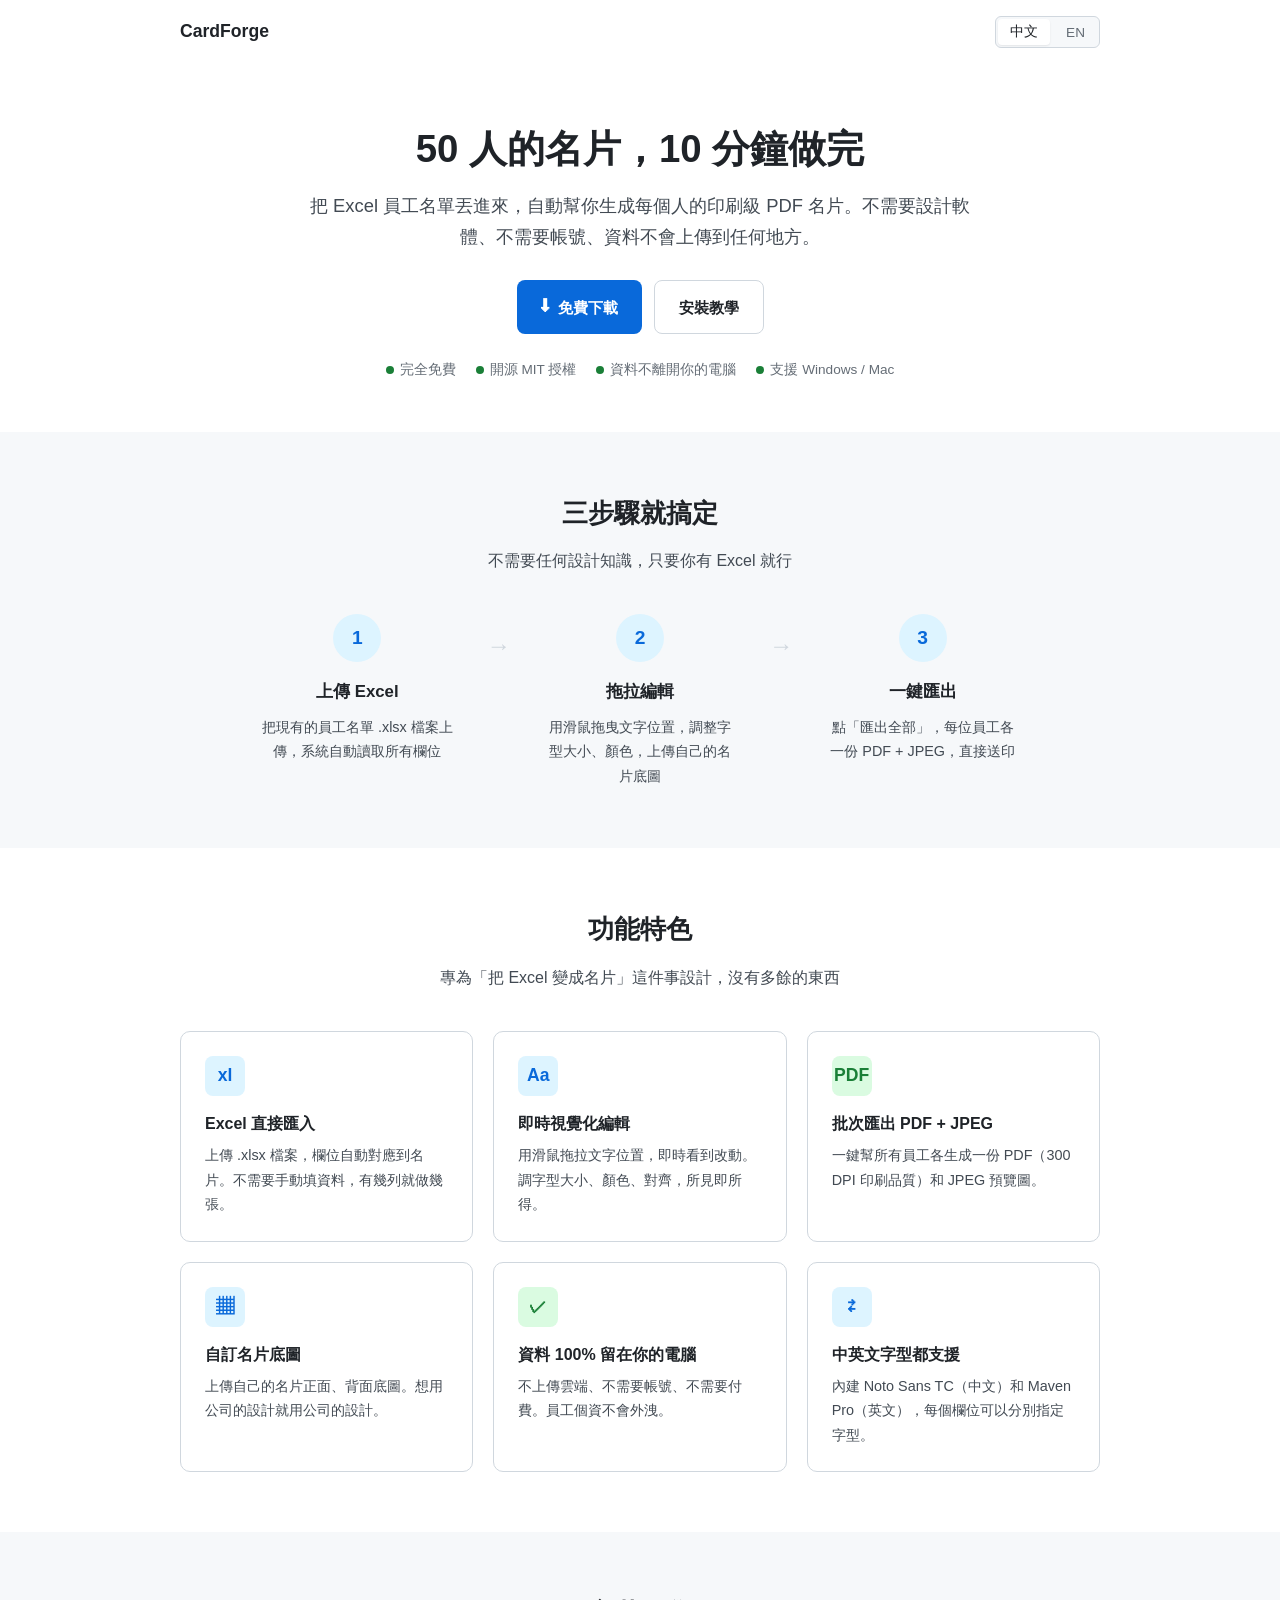
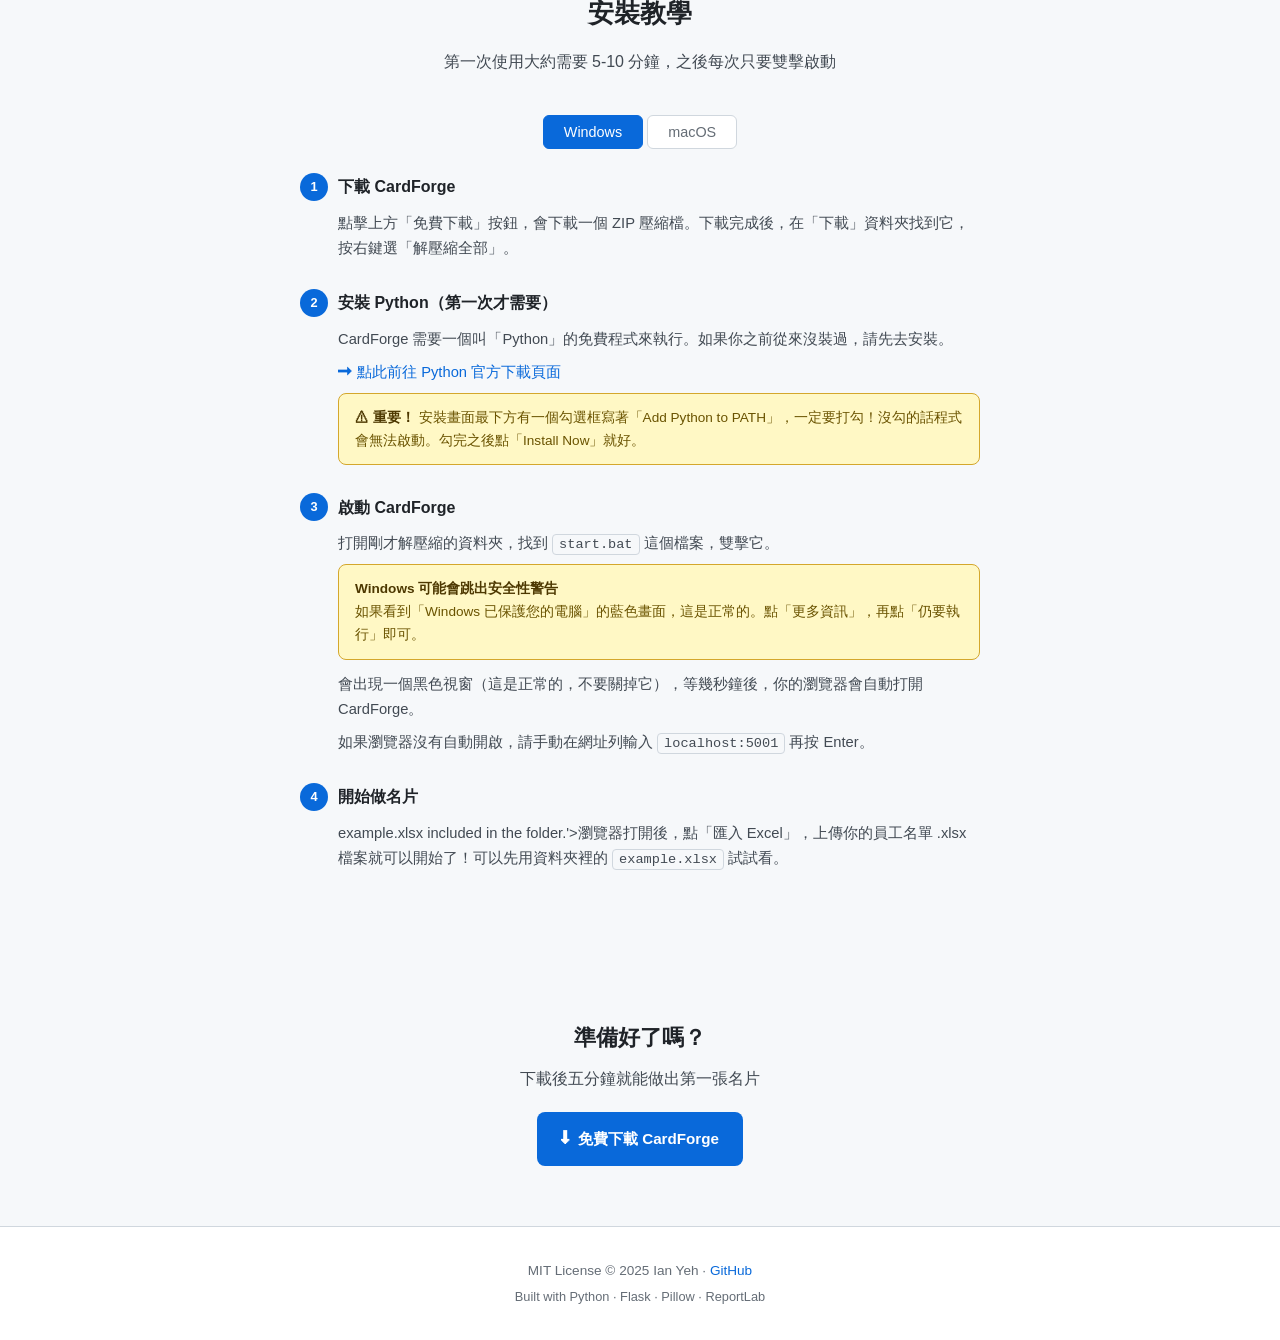
<file: docs/index.html>
<!DOCTYPE html>
<html lang="zh-TW">
<head>
    <meta charset="UTF-8">
    <meta name="viewport" content="width=device-width, initial-scale=1.0">
    <title>CardForge — 從 Excel 批次產生名片 | Batch Business Card Generator</title>
    <meta name="description" content="免費開源名片產生器，從 Excel 批次產生印刷級 PDF 名片。不需要設計軟體，不需要帳號，資料完全不上傳。Free, open-source batch business card generator from Excel.">
    <meta name="keywords" content="名片產生器, 批次名片, Excel 名片, business card generator, batch name card, Excel to PDF, 免費名片工具, open source">
    <meta name="author" content="Ian Yeh">
    <link rel="canonical" href="https://ianyeh0516.github.io/CardForge/">

    <!-- Open Graph -->
    <meta property="og:type" content="website">
    <meta property="og:title" content="CardForge — 從 Excel 批次產生印刷級名片">
    <meta property="og:description" content="免費開源工具，把 Excel 員工名單一鍵轉成印刷級 PDF 名片。不用 Canva、不用 Adobe、不用付費。">
    <meta property="og:url" content="https://ianyeh0516.github.io/CardForge/">
    <meta property="og:site_name" content="CardForge">

    <!-- Twitter Card -->
    <meta name="twitter:card" content="summary_large_image">
    <meta name="twitter:title" content="CardForge — 從 Excel 批次產生印刷級名片">
    <meta name="twitter:description" content="免費開源工具，把 Excel 員工名單一鍵轉成印刷級 PDF 名片。">

    <!-- Structured Data -->
    <script type="application/ld+json">
    {
        "@context": "https://schema.org",
        "@type": "SoftwareApplication",
        "name": "CardForge",
        "description": "Free, open-source business card generator that converts Excel spreadsheets into print-ready PDF and JPEG name cards.",
        "applicationCategory": "BusinessApplication",
        "operatingSystem": "Windows, macOS, Linux",
        "offers": { "@type": "Offer", "price": "0", "priceCurrency": "USD" },
        "author": { "@type": "Person", "name": "Ian Yeh", "url": "https://github.com/IanYeh0516" },
        "license": "https://opensource.org/licenses/MIT",
        "codeRepository": "https://github.com/IanYeh0516/CardForge",
        "programmingLanguage": ["Python", "JavaScript"],
        "softwareRequirements": "Python 3.10+"
    }
    </script>

    <style>
        :root {
            --bg: #ffffff;
            --bg-alt: #f6f8fa;
            --surface: #ffffff;
            --border: #d0d7de;
            --text: #1f2328;
            --text-body: #424a53;
            --text-muted: #656d76;
            --accent: #0969da;
            --accent-hover: #0550ae;
            --accent-light: #ddf4ff;
            --green: #1a7f37;
            --green-light: #dafbe1;
        }
        * { margin: 0; padding: 0; box-sizing: border-box; }
        body {
            font-family: -apple-system, BlinkMacSystemFont, 'Segoe UI', 'Noto Sans TC', Helvetica, Arial, sans-serif;
            background: var(--bg);
            color: var(--text);
            line-height: 1.7;
        }
        a { color: var(--accent); text-decoration: none; }
        a:hover { color: var(--accent-hover); text-decoration: underline; }

        /* -- Nav -- */
        .nav {
            display: flex;
            justify-content: space-between;
            align-items: center;
            max-width: 960px;
            margin: 0 auto;
            padding: 16px 20px;
        }
        .nav-brand {
            font-size: 1.1rem;
            font-weight: 700;
            color: var(--text);
            text-decoration: none;
        }
        .lang-switch {
            display: flex;
            gap: 4px;
            background: var(--bg-alt);
            border: 1px solid var(--border);
            border-radius: 6px;
            padding: 2px;
        }
        .lang-btn {
            padding: 4px 12px;
            border-radius: 4px;
            border: none;
            background: none;
            font-size: 0.85rem;
            cursor: pointer;
            color: var(--text-muted);
            font-weight: 500;
        }
        .lang-btn.active {
            background: var(--surface);
            color: var(--text);
            box-shadow: 0 1px 2px rgba(0,0,0,0.08);
        }

        /* -- Hero -- */
        .hero {
            text-align: center;
            padding: 60px 20px 50px;
            max-width: 720px;
            margin: 0 auto;
        }
        .hero h1 {
            font-size: 2.4rem;
            font-weight: 800;
            margin-bottom: 16px;
            line-height: 1.3;
        }
        .hero h2 {
            font-size: 1.15rem;
            font-weight: 400;
            color: var(--text-body);
            margin-bottom: 28px;
            line-height: 1.7;
        }
        .hero-buttons {
            display: flex;
            gap: 12px;
            justify-content: center;
            flex-wrap: wrap;
        }
        .btn {
            display: inline-flex;
            align-items: center;
            gap: 8px;
            padding: 12px 24px;
            border-radius: 8px;
            font-size: 0.95rem;
            font-weight: 600;
            transition: all 0.15s;
            text-decoration: none;
        }
        .btn:hover { text-decoration: none; }
        .btn-primary {
            background: var(--accent);
            color: #fff;
        }
        .btn-primary:hover { background: var(--accent-hover); color: #fff; }
        .btn-outline {
            border: 1px solid var(--border);
            color: var(--text);
            background: var(--surface);
        }
        .btn-outline:hover { border-color: var(--text-muted); color: var(--text); }
        .btn-icon { font-size: 1.1rem; }

        /* -- Trust badges -- */
        .trust {
            display: flex;
            gap: 20px;
            justify-content: center;
            flex-wrap: wrap;
            margin-top: 24px;
        }
        .trust-item {
            display: flex;
            align-items: center;
            gap: 6px;
            font-size: 0.85rem;
            color: var(--text-muted);
        }
        .trust-dot {
            width: 8px;
            height: 8px;
            border-radius: 50%;
            background: var(--green);
        }

        /* -- Section -- */
        .section {
            max-width: 960px;
            margin: 0 auto;
            padding: 60px 20px;
        }
        .section-alt { background: var(--bg-alt); }
        .section-title {
            text-align: center;
            font-size: 1.6rem;
            font-weight: 700;
            margin-bottom: 12px;
        }
        .section-subtitle {
            text-align: center;
            color: var(--text-body);
            margin-bottom: 40px;
            font-size: 1rem;
        }

        /* -- How it works (3 steps) -- */
        .steps {
            display: grid;
            grid-template-columns: repeat(auto-fit, minmax(200px, 1fr));
            gap: 32px;
            max-width: 760px;
            margin: 0 auto;
        }
        .step {
            text-align: center;
        }
        .step-number {
            display: inline-flex;
            align-items: center;
            justify-content: center;
            width: 48px;
            height: 48px;
            border-radius: 50%;
            background: var(--accent-light);
            color: var(--accent);
            font-size: 1.2rem;
            font-weight: 700;
            margin-bottom: 16px;
        }
        .step h3 {
            font-size: 1.05rem;
            margin-bottom: 8px;
        }
        .step p {
            font-size: 0.9rem;
            color: var(--text-body);
        }
        .step-arrow {
            display: none;
        }
        @media (min-width: 640px) {
            .steps { grid-template-columns: 1fr auto 1fr auto 1fr; align-items: start; }
            .step-arrow {
                display: flex;
                align-items: center;
                justify-content: center;
                padding-top: 12px;
                color: var(--border);
                font-size: 1.5rem;
            }
        }

        /* -- Features -- */
        .features {
            display: grid;
            grid-template-columns: repeat(auto-fit, minmax(260px, 1fr));
            gap: 20px;
        }
        .feature-card {
            background: var(--surface);
            border: 1px solid var(--border);
            border-radius: 10px;
            padding: 24px;
        }
        .feature-icon {
            width: 40px;
            height: 40px;
            border-radius: 8px;
            display: flex;
            align-items: center;
            justify-content: center;
            font-size: 1.1rem;
            margin-bottom: 14px;
            font-weight: 700;
        }
        .fi-blue { background: var(--accent-light); color: var(--accent); }
        .fi-green { background: var(--green-light); color: var(--green); }
        .feature-card h3 {
            font-size: 1rem;
            margin-bottom: 6px;
        }
        .feature-card p {
            color: var(--text-body);
            font-size: 0.9rem;
        }

        /* -- Quick Start -- */
        .quickstart {
            max-width: 680px;
            margin: 0 auto;
        }
        .qs-tabs {
            display: flex;
            gap: 4px;
            margin-bottom: 24px;
            justify-content: center;
        }
        .qs-tab {
            padding: 8px 20px;
            border: 1px solid var(--border);
            border-radius: 6px;
            background: var(--surface);
            cursor: pointer;
            font-size: 0.9rem;
            font-weight: 500;
            color: var(--text-muted);
        }
        .qs-tab.active {
            background: var(--accent);
            color: #fff;
            border-color: var(--accent);
        }
        .qs-platform { display: none; }
        .qs-platform.active { display: block; }
        .qs-step {
            margin-bottom: 28px;
        }
        .qs-step-header {
            display: flex;
            align-items: center;
            gap: 10px;
            margin-bottom: 10px;
        }
        .qs-step-num {
            width: 28px;
            height: 28px;
            border-radius: 50%;
            background: var(--accent);
            color: #fff;
            font-size: 0.8rem;
            font-weight: 700;
            display: flex;
            align-items: center;
            justify-content: center;
            flex-shrink: 0;
        }
        .qs-step-header h4 {
            font-size: 1rem;
            font-weight: 600;
        }
        .qs-step-body {
            margin-left: 38px;
            color: var(--text-body);
            font-size: 0.92rem;
        }
        .qs-step-body p { margin-bottom: 8px; }
        .qs-step-body code {
            background: var(--bg-alt);
            border: 1px solid var(--border);
            padding: 2px 6px;
            border-radius: 4px;
            font-size: 0.85rem;
        }
        .qs-step-body a { font-weight: 500; }
        .qs-note {
            background: #fff8c5;
            border: 1px solid #d4a72c;
            border-radius: 8px;
            padding: 12px 16px;
            margin-top: 8px;
            font-size: 0.85rem;
            color: #6a5300;
        }
        .qs-note strong { color: #4d3800; }

        /* -- CTA bottom -- */
        .cta-bottom {
            text-align: center;
            padding: 60px 20px;
            background: var(--bg-alt);
        }
        .cta-bottom h2 {
            font-size: 1.4rem;
            margin-bottom: 8px;
        }
        .cta-bottom p {
            color: var(--text-body);
            margin-bottom: 20px;
        }

        /* -- Footer -- */
        footer {
            text-align: center;
            padding: 32px 20px;
            border-top: 1px solid var(--border);
            color: var(--text-muted);
            font-size: 0.85rem;
        }
        footer .tech { margin-top: 4px; font-size: 0.8rem; }

        /* -- Responsive -- */
        @media (max-width: 480px) {
            .hero h1 { font-size: 1.8rem; }
            .hero h2 { font-size: 1rem; }
            .section-title { font-size: 1.3rem; }
        }
    </style>
</head>
<body>

<!-- Nav -->
<nav class="nav">
    <a class="nav-brand" href="#">CardForge</a>
    <div class="lang-switch">
        <button class="lang-btn active" onclick="setLang('zh')">中文</button>
        <button class="lang-btn" onclick="setLang('en')">EN</button>
    </div>
</nav>

<!-- Hero -->
<section class="hero">
    <h1>
        <span data-zh="50 人的名片，10 分鐘做完" data-en="50 business cards in 10 minutes">50 人的名片，10 分鐘做完</span>
    </h1>
    <h2>
        <span data-zh="把 Excel 員工名單丟進來，自動幫你生成每個人的印刷級 PDF 名片。不需要設計軟體、不需要帳號、資料不會上傳到任何地方。" data-en="Drop your Excel employee list in, and get print-ready PDF business cards for everyone. No design software, no accounts, your data stays on your machine.">把 Excel 員工名單丟進來，自動幫你生成每個人的印刷級 PDF 名片。不需要設計軟體、不需要帳號、資料不會上傳到任何地方。</span>
    </h2>
    <div class="hero-buttons">
        <a href="https://github.com/IanYeh0516/CardForge/archive/refs/heads/master.zip" class="btn btn-primary">
            <span class="btn-icon">&#11015;</span>
            <span data-zh="免費下載" data-en="Download Free">免費下載</span>
        </a>
        <a href="#quickstart" class="btn btn-outline">
            <span data-zh="安裝教學" data-en="Setup Guide">安裝教學</span>
        </a>
    </div>
    <div class="trust">
        <span class="trust-item"><span class="trust-dot"></span> <span data-zh="完全免費" data-en="100% Free">完全免費</span></span>
        <span class="trust-item"><span class="trust-dot"></span> <span data-zh="開源 MIT 授權" data-en="Open Source (MIT)">開源 MIT 授權</span></span>
        <span class="trust-item"><span class="trust-dot"></span> <span data-zh="資料不離開你的電腦" data-en="Data never leaves your machine">資料不離開你的電腦</span></span>
        <span class="trust-item"><span class="trust-dot"></span> <span data-zh="支援 Windows / Mac" data-en="Windows / macOS / Linux">支援 Windows / Mac</span></span>
    </div>
</section>

<!-- How it works -->
<div class="section-alt">
<section class="section">
    <h2 class="section-title">
        <span data-zh="三步驟就搞定" data-en="How It Works">三步驟就搞定</span>
    </h2>
    <p class="section-subtitle">
        <span data-zh="不需要任何設計知識，只要你有 Excel 就行" data-en="No design skills needed - if you have an Excel file, you're ready">不需要任何設計知識，只要你有 Excel 就行</span>
    </p>
    <div class="steps">
        <div class="step">
            <div class="step-number">1</div>
            <h3><span data-zh="上傳 Excel" data-en="Upload Excel">上傳 Excel</span></h3>
            <p><span data-zh="把現有的員工名單 .xlsx 檔案上傳，系統自動讀取所有欄位" data-en="Upload your .xlsx employee list - columns are auto-detected">把現有的員工名單 .xlsx 檔案上傳，系統自動讀取所有欄位</span></p>
        </div>
        <div class="step-arrow">&#8594;</div>
        <div class="step">
            <div class="step-number">2</div>
            <h3><span data-zh="拖拉編輯" data-en="Drag & Edit">拖拉編輯</span></h3>
            <p><span data-zh="用滑鼠拖曳文字位置，調整字型大小、顏色，上傳自己的名片底圖" data-en="Drag text fields with your mouse, adjust fonts, colors, and upload your own card background">用滑鼠拖曳文字位置，調整字型大小、顏色，上傳自己的名片底圖</span></p>
        </div>
        <div class="step-arrow">&#8594;</div>
        <div class="step">
            <div class="step-number">3</div>
            <h3><span data-zh="一鍵匯出" data-en="Export All">一鍵匯出</span></h3>
            <p><span data-zh="點「匯出全部」，每位員工各一份 PDF + JPEG，直接送印" data-en="Click 'Export All' - get a PDF + JPEG for each employee, ready for print">點「匯出全部」，每位員工各一份 PDF + JPEG，直接送印</span></p>
        </div>
    </div>
</section>
</div>

<!-- Features -->
<section class="section">
    <h2 class="section-title">
        <span data-zh="功能特色" data-en="Features">功能特色</span>
    </h2>
    <p class="section-subtitle">
        <span data-zh="專為「把 Excel 變成名片」這件事設計，沒有多餘的東西" data-en="Built for one thing: turning Excel into business cards. Nothing more, nothing less.">專為「把 Excel 變成名片」這件事設計，沒有多餘的東西</span>
    </p>
    <div class="features">
        <article class="feature-card">
            <div class="feature-icon fi-blue">xl</div>
            <h3><span data-zh="Excel 直接匯入" data-en="Excel Import">Excel 直接匯入</span></h3>
            <p><span data-zh="上傳 .xlsx 檔案，欄位自動對應到名片。不需要手動填資料，有幾列就做幾張。" data-en="Upload .xlsx files, columns auto-map to card fields. One row = one card, no manual entry.">上傳 .xlsx 檔案，欄位自動對應到名片。不需要手動填資料，有幾列就做幾張。</span></p>
        </article>
        <article class="feature-card">
            <div class="feature-icon fi-blue">Aa</div>
            <h3><span data-zh="即時視覺化編輯" data-en="Live Visual Editor">即時視覺化編輯</span></h3>
            <p><span data-zh="用滑鼠拖拉文字位置，即時看到改動。調字型大小、顏色、對齊，所見即所得。" data-en="Drag text fields with your mouse. Change font size, color, alignment. What you see is what you print.">用滑鼠拖拉文字位置，即時看到改動。調字型大小、顏色、對齊，所見即所得。</span></p>
        </article>
        <article class="feature-card">
            <div class="feature-icon fi-green">PDF</div>
            <h3><span data-zh="批次匯出 PDF + JPEG" data-en="Batch PDF + JPEG Export">批次匯出 PDF + JPEG</span></h3>
            <p><span data-zh="一鍵幫所有員工各生成一份 PDF（300 DPI 印刷品質）和 JPEG 預覽圖。" data-en="One click to generate PDF (300 DPI print quality) and JPEG preview for every employee.">一鍵幫所有員工各生成一份 PDF（300 DPI 印刷品質）和 JPEG 預覽圖。</span></p>
        </article>
        <article class="feature-card">
            <div class="feature-icon fi-blue">&#9638;</div>
            <h3><span data-zh="自訂名片底圖" data-en="Custom Card Templates">自訂名片底圖</span></h3>
            <p><span data-zh="上傳自己的名片正面、背面底圖。想用公司的設計就用公司的設計。" data-en="Upload your own front and back backgrounds. Use your company's design, not a template.">上傳自己的名片正面、背面底圖。想用公司的設計就用公司的設計。</span></p>
        </article>
        <article class="feature-card">
            <div class="feature-icon fi-green">&#10003;</div>
            <h3><span data-zh="資料 100% 留在你的電腦" data-en="100% Local & Private">資料 100% 留在你的電腦</span></h3>
            <p><span data-zh="不上傳雲端、不需要帳號、不需要付費。員工個資不會外洩。" data-en="No cloud, no accounts, no fees. Employee data never leaves your machine.">不上傳雲端、不需要帳號、不需要付費。員工個資不會外洩。</span></p>
        </article>
        <article class="feature-card">
            <div class="feature-icon fi-blue">&#8644;</div>
            <h3><span data-zh="中英文字型都支援" data-en="Chinese + English Fonts">中英文字型都支援</span></h3>
            <p><span data-zh="內建 Noto Sans TC（中文）和 Maven Pro（英文），每個欄位可以分別指定字型。" data-en="Built-in Noto Sans TC (Chinese) and Maven Pro (English). Assign different fonts per field.">內建 Noto Sans TC（中文）和 Maven Pro（英文），每個欄位可以分別指定字型。</span></p>
        </article>
    </div>
</section>

<!-- Quick Start -->
<div class="section-alt" id="quickstart">
<section class="section">
    <h2 class="section-title">
        <span data-zh="安裝教學" data-en="Setup Guide">安裝教學</span>
    </h2>
    <p class="section-subtitle">
        <span data-zh="第一次使用大約需要 5-10 分鐘，之後每次只要雙擊啟動" data-en="First-time setup takes about 5-10 minutes. After that, just double-click to start.">第一次使用大約需要 5-10 分鐘，之後每次只要雙擊啟動</span>
    </p>

    <div class="quickstart">
        <!-- Platform Tabs -->
        <div class="qs-tabs">
            <button class="qs-tab active" onclick="showPlatform('win')">Windows</button>
            <button class="qs-tab" onclick="showPlatform('mac')">macOS</button>
        </div>

        <!-- ===== Windows ===== -->
        <div class="qs-platform active" id="qs-win">
            <div class="qs-step">
                <div class="qs-step-header">
                    <div class="qs-step-num">1</div>
                    <h4><span data-zh="下載 CardForge" data-en="Download CardForge">下載 CardForge</span></h4>
                </div>
                <div class="qs-step-body">
                    <p><span data-zh='點擊上方「免費下載」按鈕，會下載一個 ZIP 壓縮檔。下載完成後，在「下載」資料夾找到它，按右鍵選「解壓縮全部」。' data-en='Click the "Download Free" button above. You\'ll get a ZIP file. Find it in your Downloads folder, right-click, and select "Extract All".'>點擊上方「免費下載」按鈕，會下載一個 ZIP 壓縮檔。下載完成後，在「下載」資料夾找到它，按右鍵選「解壓縮全部」。</span></p>
                </div>
            </div>

            <div class="qs-step">
                <div class="qs-step-header">
                    <div class="qs-step-num">2</div>
                    <h4><span data-zh="安裝 Python（第一次才需要）" data-en="Install Python (first time only)">安裝 Python（第一次才需要）</span></h4>
                </div>
                <div class="qs-step-body">
                    <p><span data-zh='CardForge 需要一個叫「Python」的免費程式來執行。如果你之前從來沒裝過，請先去安裝。' data-en='CardForge needs a free program called "Python" to run. If you have never installed it before:'>CardForge 需要一個叫「Python」的免費程式來執行。如果你之前從來沒裝過，請先去安裝。</span></p>
                    <p><a href="https://www.python.org/downloads/" target="_blank" rel="noopener"><span data-zh="&#10145; 點此前往 Python 官方下載頁面" data-en="&#10145; Go to Python official download page">&#10145; 點此前往 Python 官方下載頁面</span></a></p>
                    <div class="qs-note">
                        <strong><span data-zh="&#9888; 重要！" data-en="&#9888; Important!">&#9888; 重要！</span></strong>
                        <span data-zh='安裝畫面最下方有一個勾選框寫著「Add Python to PATH」，一定要打勾！沒勾的話程式會無法啟動。勾完之後點「Install Now」就好。' data-en='On the first install screen, check the box that says "Add Python to PATH" at the bottom. This is required. Then click "Install Now".'>安裝畫面最下方有一個勾選框寫著「Add Python to PATH」，一定要打勾！沒勾的話程式會無法啟動。勾完之後點「Install Now」就好。</span>
                    </div>
                </div>
            </div>

            <div class="qs-step">
                <div class="qs-step-header">
                    <div class="qs-step-num">3</div>
                    <h4><span data-zh="啟動 CardForge" data-en="Start CardForge">啟動 CardForge</span></h4>
                </div>
                <div class="qs-step-body">
                    <p><span data-zh='打開剛才解壓縮的資料夾，找到 <code>start.bat</code> 這個檔案，雙擊它。' data-en='Open the folder you extracted. Find <code>start.bat</code> and double-click it.'>打開剛才解壓縮的資料夾，找到 <code>start.bat</code> 這個檔案，雙擊它。</span></p>
                    <div class="qs-note">
                        <strong><span data-zh="Windows 可能會跳出安全性警告" data-en="Windows may show a security warning">Windows 可能會跳出安全性警告</span></strong><br>
                        <span data-zh='如果看到「Windows 已保護您的電腦」的藍色畫面，這是正常的。點「更多資訊」，再點「仍要執行」即可。' data-en='If you see a blue "Windows protected your PC" screen, this is normal. Click "More info", then click "Run anyway".'>如果看到「Windows 已保護您的電腦」的藍色畫面，這是正常的。點「更多資訊」，再點「仍要執行」即可。</span>
                    </div>
                    <p style="margin-top:12px"><span data-zh="會出現一個黑色視窗（這是正常的，不要關掉它），等幾秒鐘後，你的瀏覽器會自動打開 CardForge。" data-en='A black window will appear (this is normal, don\'t close it). After a few seconds, your browser will automatically open CardForge.'>會出現一個黑色視窗（這是正常的，不要關掉它），等幾秒鐘後，你的瀏覽器會自動打開 CardForge。</span></p>
                    <p><span data-zh='如果瀏覽器沒有自動開啟，請手動在網址列輸入 <code>localhost:5001</code> 再按 Enter。' data-en='If the browser does not open automatically, type <code>localhost:5001</code> in the address bar and press Enter.'>如果瀏覽器沒有自動開啟，請手動在網址列輸入 <code>localhost:5001</code> 再按 Enter。</span></p>
                </div>
            </div>

            <div class="qs-step">
                <div class="qs-step-header">
                    <div class="qs-step-num">4</div>
                    <h4><span data-zh="開始做名片" data-en="Start making cards">開始做名片</span></h4>
                </div>
                <div class="qs-step-body">
                    <p><span data-zh='瀏覽器打開後，點「匯入 Excel」，上傳你的員工名單 .xlsx 檔案就可以開始了！可以先用資料夾裡的 <code>example.xlsx</code> 試試看。' data-en='Once the browser opens, click "Import Excel", upload your .xlsx employee list, and you\'re ready! You can try with the <code>example.xlsx</code> included in the folder.'>瀏覽器打開後，點「匯入 Excel」，上傳你的員工名單 .xlsx 檔案就可以開始了！可以先用資料夾裡的 <code>example.xlsx</code> 試試看。</span></p>
                </div>
            </div>
        </div>

        <!-- ===== macOS ===== -->
        <div class="qs-platform" id="qs-mac">
            <div class="qs-step">
                <div class="qs-step-header">
                    <div class="qs-step-num">1</div>
                    <h4><span data-zh="下載 CardForge" data-en="Download CardForge">下載 CardForge</span></h4>
                </div>
                <div class="qs-step-body">
                    <p><span data-zh='點擊上方「免費下載」按鈕，會下載一個 ZIP 壓縮檔。在「下載項目」資料夾找到它，雙擊即可解壓縮。' data-en='Click the "Download Free" button above. Find the ZIP in your Downloads folder and double-click to extract.'>點擊上方「免費下載」按鈕，會下載一個 ZIP 壓縮檔。在「下載項目」資料夾找到它，雙擊即可解壓縮。</span></p>
                </div>
            </div>

            <div class="qs-step">
                <div class="qs-step-header">
                    <div class="qs-step-num">2</div>
                    <h4><span data-zh="安裝 Python（第一次才需要）" data-en="Install Python (first time only)">安裝 Python（第一次才需要）</span></h4>
                </div>
                <div class="qs-step-body">
                    <p><span data-zh='CardForge 需要一個叫「Python」的免費程式來執行。' data-en='CardForge needs a free program called "Python" to run.'>CardForge 需要一個叫「Python」的免費程式來執行。</span></p>
                    <p><a href="https://www.python.org/downloads/" target="_blank" rel="noopener"><span data-zh="&#10145; 點此前往 Python 官方下載頁面" data-en="&#10145; Go to Python official download page">&#10145; 點此前往 Python 官方下載頁面</span></a></p>
                    <p><span data-zh="下載後雙擊 .pkg 檔案，按照畫面指示一路點「繼續」直到安裝完成。" data-en='Download the .pkg file, double-click it, and follow the prompts (click "Continue" until done).'>下載後雙擊 .pkg 檔案，按照畫面指示一路點「繼續」直到安裝完成。</span></p>
                </div>
            </div>

            <div class="qs-step">
                <div class="qs-step-header">
                    <div class="qs-step-num">3</div>
                    <h4><span data-zh="啟動 CardForge" data-en="Start CardForge">啟動 CardForge</span></h4>
                </div>
                <div class="qs-step-body">
                    <p><span data-zh='打開「終端機」。方法：按鍵盤的 <code>Command + 空白鍵</code>，輸入「終端機」或「Terminal」，按 Enter 開啟。' data-en='Open "Terminal". Press <code>Command + Space</code>, type "Terminal", and press Enter.'>打開「終端機」。方法：按鍵盤的 <code>Command + 空白鍵</code>，輸入「終端機」或「Terminal」，按 Enter 開啟。</span></p>
                    <p><span data-zh="在終端機裡，複製貼上以下指令（把路徑改成你解壓縮的位置），然後按 Enter：" data-en="In Terminal, paste the following command (change the path to where you extracted), then press Enter:">在終端機裡，複製貼上以下指令（把路徑改成你解壓縮的位置），然後按 Enter：</span></p>
                    <p><code>cd ~/Downloads/CardForge-master && bash start.sh</code></p>
                    <p><span data-zh="等幾秒鐘後，瀏覽器會自動打開 CardForge。" data-en="After a few seconds, your browser will automatically open CardForge.">等幾秒鐘後，瀏覽器會自動打開 CardForge。</span></p>
                    <p><span data-zh='如果瀏覽器沒有自動開啟，請手動在網址列輸入 <code>localhost:5001</code> 再按 Enter。' data-en='If the browser does not open automatically, type <code>localhost:5001</code> in the address bar and press Enter.'>如果瀏覽器沒有自動開啟，請手動在網址列輸入 <code>localhost:5001</code> 再按 Enter。</span></p>
                </div>
            </div>

            <div class="qs-step">
                <div class="qs-step-header">
                    <div class="qs-step-num">4</div>
                    <h4><span data-zh="開始做名片" data-en="Start making cards">開始做名片</span></h4>
                </div>
                <div class="qs-step-body">
                    <p><span data-zh='瀏覽器打開後，點「匯入 Excel」，上傳你的員工名單 .xlsx 檔案就可以開始了！可以先用資料夾裡的 <code>example.xlsx</code> 試試看。' data-en='Once the browser opens, click "Import Excel", upload your .xlsx employee list, and you\'re ready! You can try with the <code>example.xlsx</code> included in the folder.'>瀏覽器打開後，點「匯入 Excel」，上傳你的員工名單 .xlsx 檔案就可以開始了！可以先用資料夾裡的 <code>example.xlsx</code> 試試看。</span></p>
                </div>
            </div>
        </div>
    </div>
</section>
</div>

<!-- Bottom CTA -->
<section class="cta-bottom">
    <h2><span data-zh="準備好了嗎？" data-en="Ready to go?">準備好了嗎？</span></h2>
    <p><span data-zh="下載後五分鐘就能做出第一張名片" data-en="You'll have your first card in five minutes after downloading">下載後五分鐘就能做出第一張名片</span></p>
    <a href="https://github.com/IanYeh0516/CardForge/archive/refs/heads/master.zip" class="btn btn-primary">
        <span class="btn-icon">&#11015;</span>
        <span data-zh="免費下載 CardForge" data-en="Download CardForge Free">免費下載 CardForge</span>
    </a>
</section>

<!-- Footer -->
<footer>
    <p>MIT License &copy; 2025 Ian Yeh &middot; <a href="https://github.com/IanYeh0516/CardForge">GitHub</a></p>
    <p class="tech">Built with Python &middot; Flask &middot; Pillow &middot; ReportLab</p>
</footer>

<script>
function setLang(lang) {
    document.querySelectorAll('.lang-btn').forEach(function(btn) {
        btn.classList.toggle('active', btn.textContent.trim() === (lang === 'zh' ? '中文' : 'EN'));
    });
    document.querySelectorAll('[data-zh]').forEach(function(el) {
        el.innerHTML = el.getAttribute('data-' + lang);
    });
    document.documentElement.lang = lang === 'zh' ? 'zh-TW' : 'en';
}

function showPlatform(platform) {
    document.querySelectorAll('.qs-tab').forEach(function(tab) {
        tab.classList.toggle('active', tab.textContent.trim().toLowerCase().includes(platform));
    });
    document.querySelectorAll('.qs-platform').forEach(function(el) {
        el.classList.toggle('active', el.id === 'qs-' + platform);
    });
}
</script>
</body>
</html>
</file>
